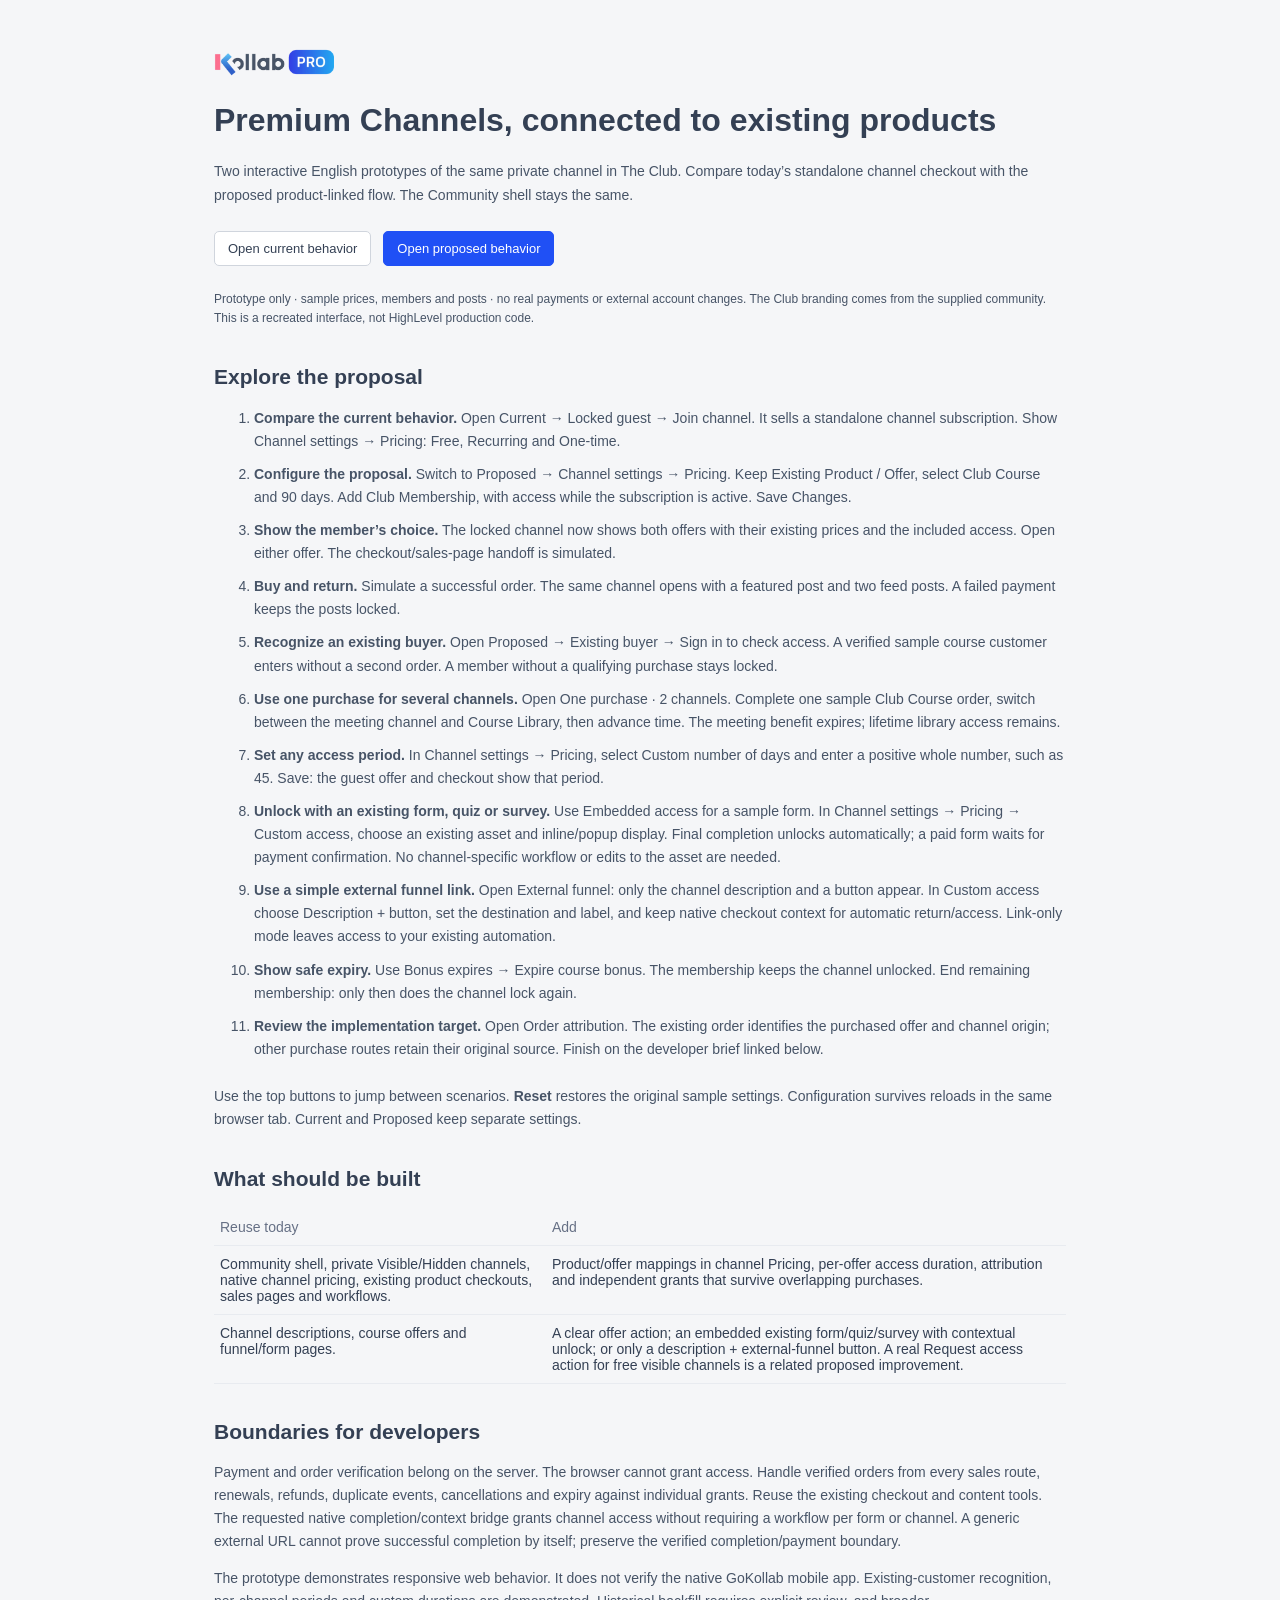
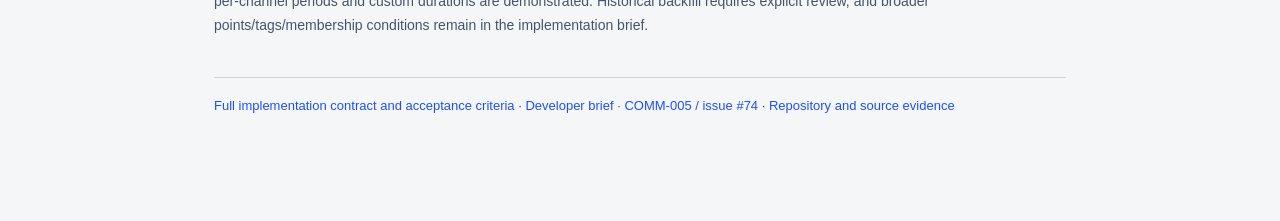
<file: index.html>
<!doctype html>
<html lang="en"><head><meta charset="utf-8"><meta name="viewport" content="width=device-width,initial-scale=1"><title>Premium Channels · Developer demo</title><link rel="stylesheet" href="channel-demo.css"><style>body{background:#f5f6f8}.guide{max-width:900px;margin:48px auto;padding:0 24px 60px}.guide h1{font-size:32px;font-weight:600;line-height:1.2}.guide h2{font-size:21px;margin-top:36px}.guide p,.guide li{line-height:1.65;color:#475467}.guide li{padding-bottom:10px}.guide .choices{display:flex;gap:12px;flex-wrap:wrap;margin:24px 0}.guide table{font-size:14px}.guide footer{margin-top:40px;border-top:1px solid #d0d5dd;padding-top:20px;font-size:13px}</style></head><body><main class="guide"><img src="assets/kollab-pro-logo.webp" width="120" alt="Kollab PRO"><h1>Premium Channels, connected to existing products</h1><p>Two interactive English prototypes of the same private channel in The Club. Compare today’s standalone channel checkout with the proposed product-linked flow. The Community shell stays the same.</p><div class="choices"><a class="secondary" href="COMM-005-current-behavior.html?scenario=locked">Open current behavior</a><a class="primary" href="COMM-005-proposed-product-link.html?scenario=locked">Open proposed behavior</a></div><p class="hint">Prototype only · sample prices, members and posts · no real payments or external account changes. The Club branding comes from the supplied community. This is a recreated interface, not HighLevel production code.</p><h2>Explore the proposal</h2><ol><li><strong>Compare the current behavior.</strong> Open Current → Locked guest → Join channel. It sells a standalone channel subscription. Show Channel settings → Pricing: Free, Recurring and One-time.</li><li><strong>Configure the proposal.</strong> Switch to Proposed → Channel settings → Pricing. Keep Existing Product / Offer, select Club Course and 90 days. Add Club Membership, with access while the subscription is active. Save Changes.</li><li><strong>Show the member’s choice.</strong> The locked channel now shows both offers with their existing prices and the included access. Open either offer. The checkout/sales-page handoff is simulated.</li><li><strong>Buy and return.</strong> Simulate a successful order. The same channel opens with a featured post and two feed posts. A failed payment keeps the posts locked.</li><li><strong>Recognize an existing buyer.</strong> Open Proposed → Existing buyer → Sign in to check access. A verified sample course customer enters without a second order. A member without a qualifying purchase stays locked.</li><li><strong>Use one purchase for several channels.</strong> Open One purchase · 2 channels. Complete one sample Club Course order, switch between the meeting channel and Course Library, then advance time. The meeting benefit expires; lifetime library access remains.</li><li><strong>Set any access period.</strong> In Channel settings → Pricing, select Custom number of days and enter a positive whole number, such as 45. Save: the guest offer and checkout show that period.</li><li><strong>Unlock with an existing form, quiz or survey.</strong> Use Embedded access for a sample form. In Channel settings → Pricing → Custom access, choose an existing asset and inline/popup display. Final completion unlocks automatically; a paid form waits for payment confirmation. No channel-specific workflow or edits to the asset are needed.</li><li><strong>Use a simple external funnel link.</strong> Open External funnel: only the channel description and a button appear. In Custom access choose Description + button, set the destination and label, and keep native checkout context for automatic return/access. Link-only mode leaves access to your existing automation.</li><li><strong>Show safe expiry.</strong> Use Bonus expires → Expire course bonus. The membership keeps the channel unlocked. End remaining membership: only then does the channel lock again.</li><li><strong>Review the implementation target.</strong> Open Order attribution. The existing order identifies the purchased offer and channel origin; other purchase routes retain their original source. Finish on the developer brief linked below.</li></ol><p>Use the top buttons to jump between scenarios. <strong>Reset</strong> restores the original sample settings. Configuration survives reloads in the same browser tab. Current and Proposed keep separate settings.</p><h2>What should be built</h2><table class="summary-table"><thead><tr><th>Reuse today</th><th>Add</th></tr></thead><tbody><tr><td>Community shell, private Visible/Hidden channels, native channel pricing, existing product checkouts, sales pages and workflows.</td><td>Product/offer mappings in channel Pricing, per-offer access duration, attribution and independent grants that survive overlapping purchases.</td></tr><tr><td>Channel descriptions, course offers and funnel/form pages.</td><td>A clear offer action; an embedded existing form/quiz/survey with contextual unlock; or only a description + external-funnel button. A real Request access action for free visible channels is a related proposed improvement.</td></tr></tbody></table><h2>Boundaries for developers</h2><p>Payment and order verification belong on the server. The browser cannot grant access. Handle verified orders from every sales route, renewals, refunds, duplicate events, cancellations and expiry against individual grants. Reuse the existing checkout and content tools. The requested native completion/context bridge grants channel access without requiring a workflow per form or channel. A generic external URL cannot prove successful completion by itself; preserve the verified completion/payment boundary.</p><p>The prototype demonstrates responsive web behavior. It does not verify the native GoKollab mobile app. Existing-customer recognition, per-channel periods and custom durations are demonstrated. Historical backfill requires explicit review, and broader points/tags/membership conditions remain in the implementation brief.</p><footer><a href="https://github.com/IvoDimitrovPro/highlevel-product-feedback/blob/main/mockups/developer-notes.md">Full implementation contract and acceptance criteria</a> · <a href="https://github.com/IvoDimitrovPro/highlevel-product-feedback/issues/74">Developer brief · COMM-005 / issue #74</a> · <a href="https://github.com/IvoDimitrovPro/highlevel-product-feedback">Repository and source evidence</a></footer></main></body></html>
</file>
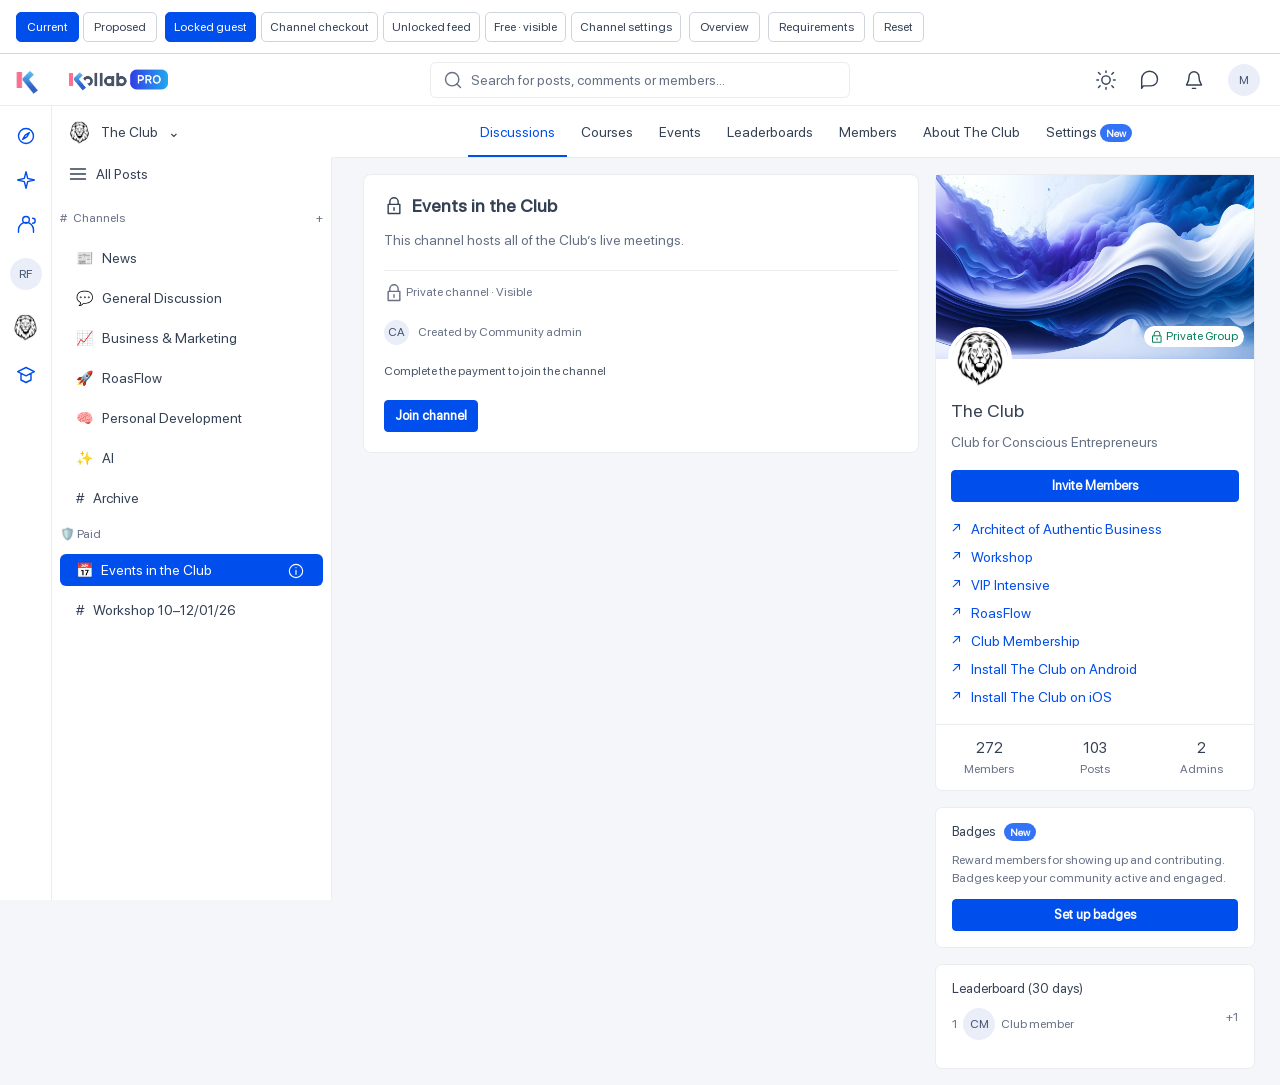
<file: COMM-005-current-behavior.html>
<!doctype html>
<html lang="en"><head><meta charset="utf-8"><meta name="viewport" content="width=device-width,initial-scale=1"><title>Current behavior | The Club · GoKollab demo</title><link rel="stylesheet" href="channel-demo.css?v=20261030-native"><link rel="stylesheet" href="native-channel-ui.css?v=20261030-native"></head>
<body data-variant="current"><div id="root"></div><noscript>This interactive prototype requires JavaScript.</noscript><script src="channel-demo.js?v=20261030-native"></script></body></html>
</file>
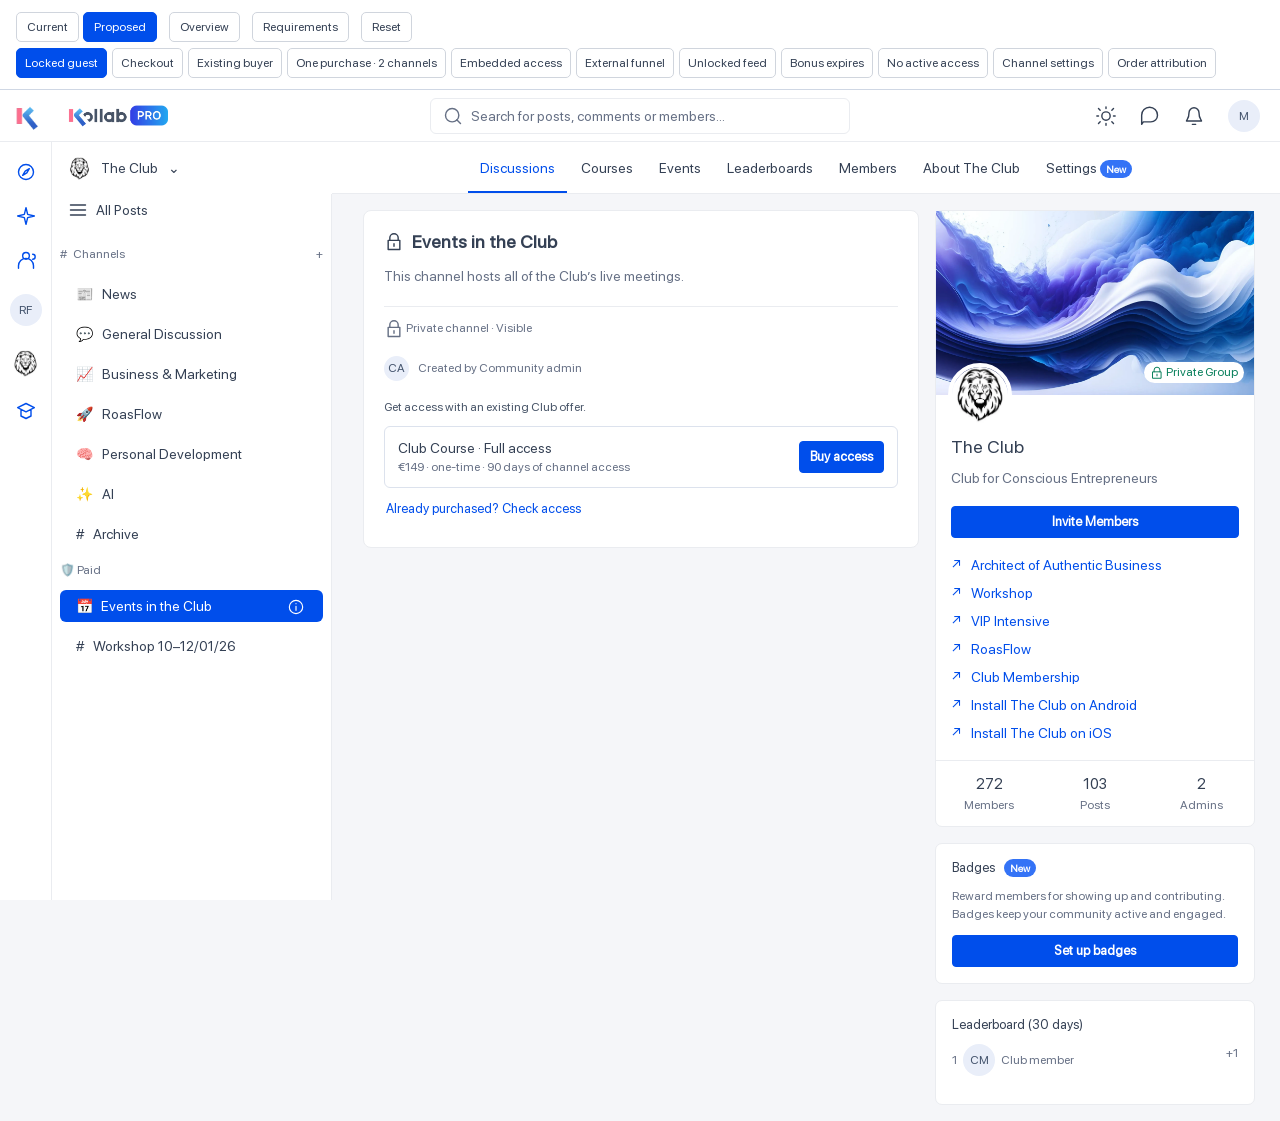
<file: COMM-005-premium-channel-entitlements.html>
<!doctype html>
<html lang="en"><head><meta charset="utf-8"><meta http-equiv="refresh" content="0; url=COMM-005-proposed-product-link.html"><meta name="viewport" content="width=device-width,initial-scale=1"><title>Proposed product-linked access | GoKollab</title><script>location.replace('COMM-005-proposed-product-link.html')</script></head><body><p>The prototype moved: <a href="COMM-005-proposed-product-link.html">Open the proposed product-linked access demo</a>.</p></body></html>
</file>
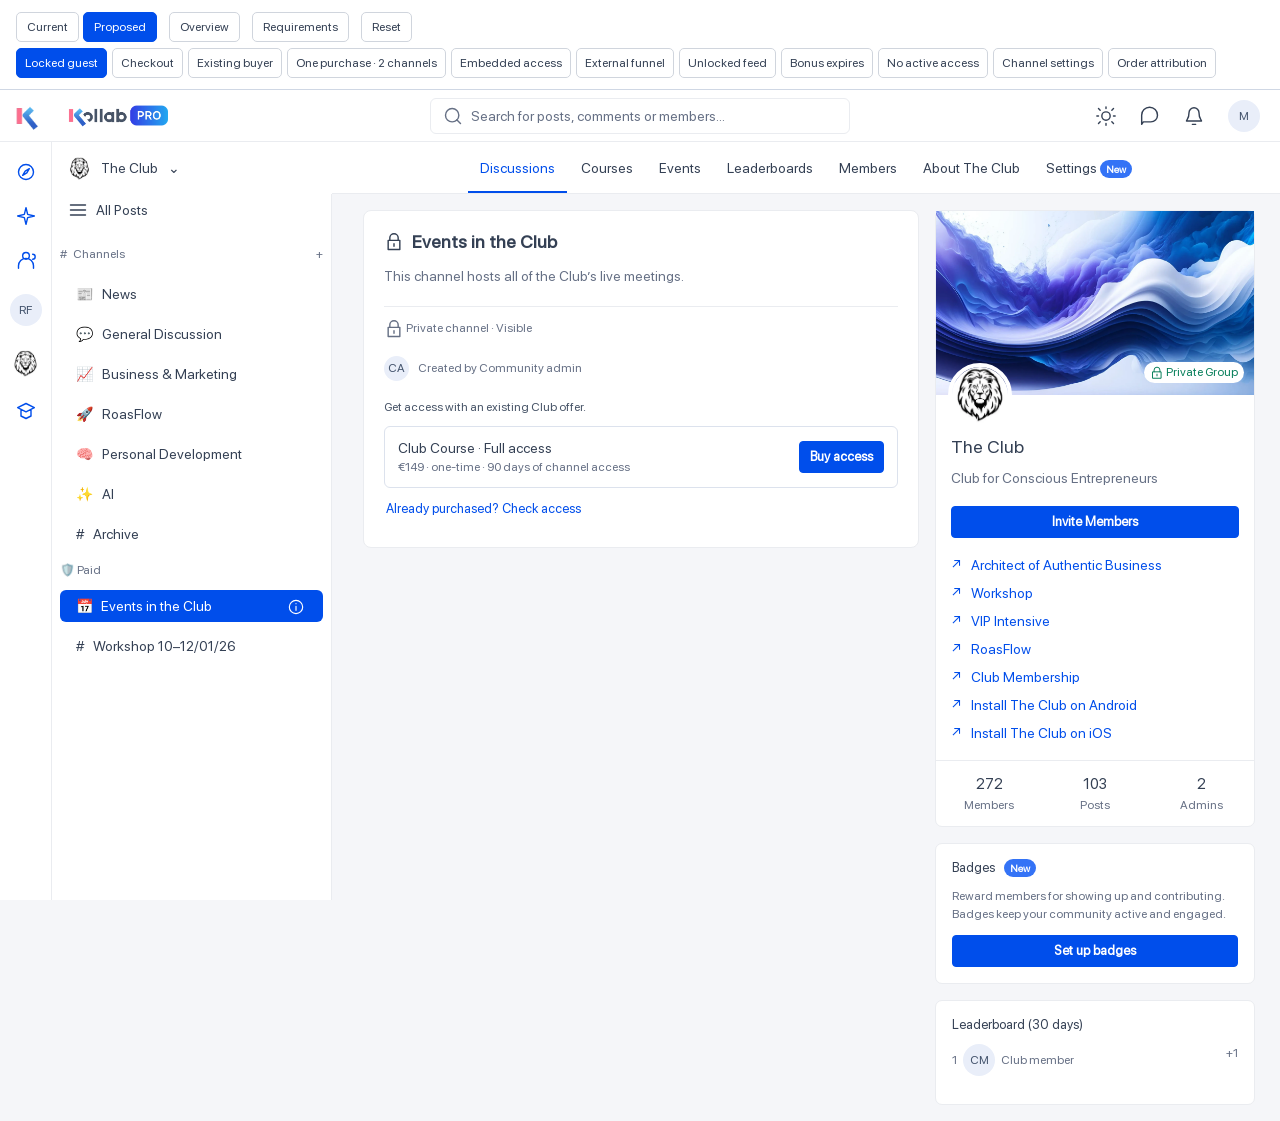
<file: COMM-005-proposed-product-link.html>
<!doctype html>
<html lang="en"><head><meta charset="utf-8"><meta name="viewport" content="width=device-width,initial-scale=1"><title>Proposed product-linked access | The Club · GoKollab demo</title><link rel="stylesheet" href="channel-demo.css?v=20261030-native"><link rel="stylesheet" href="native-channel-ui.css?v=20261030-native"></head>
<body data-variant="proposed"><div id="root"></div><noscript>This interactive prototype requires JavaScript.</noscript><script src="channel-demo.js?v=20261030-native"></script></body></html>
</file>
<file: channel-demo.css>
:root{font:14px 'Segoe UI',Inter,Arial,sans-serif;color:#344054;background:#f5f6f8;--blue:#2050f5;--line:#e8ebf0;--muted:#667085;--bar:54px;--header:56px;--left:326px}*{box-sizing:border-box}body{margin:0}button,input,select,textarea{font:inherit}button,a,input,select,textarea{touch-action:manipulation}button{cursor:pointer}button:disabled{cursor:default;opacity:.55}a{color:var(--blue);text-decoration:none}a:hover{text-decoration:underline}button:focus-visible,a:focus-visible,input:focus-visible,select:focus-visible,textarea:focus-visible{outline:3px solid #92b4ff;outline-offset:3px}button:hover{filter:brightness(.97)}.demo-bar{position:fixed;inset:0 0 auto;z-index:100;background:#fff;border-bottom:1px solid #cfd7e4;min-height:var(--bar);display:flex;align-items:center;gap:14px;padding:8px 16px}.versions{display:flex;gap:4px;white-space:nowrap}.versions a,.scenarios button,.utility{font-size:12px;border:1px solid #d0d5dd;border-radius:5px;padding:7px 10px;background:white;color:#344054;white-space:nowrap}.versions .active,.scenarios [aria-pressed=true]{color:#fff;background:var(--blue);border-color:var(--blue)}.scenarios{display:flex;gap:5px;overflow:auto}.demo-safe{font-size:11px;color:var(--muted);margin-left:auto;white-space:nowrap}.topbar{position:fixed;top:var(--bar);left:0;right:0;height:var(--header);background:white;border-bottom:1px solid var(--line);display:flex;align-items:center;padding:0 18px;z-index:10}.brand{width:calc(var(--left) - 18px);display:flex;align-items:center;gap:23px}.brand img{width:108px}.brand-mark{color:var(--blue);font-size:24px;font-weight:700}.search{width:510px;margin:auto;height:38px;border:1px solid var(--line);border-radius:6px;display:flex;align-items:center;padding:0 12px;gap:8px;color:var(--muted);font-size:13px}.top-actions{display:flex;gap:22px;align-items:center;margin-left:auto;padding-left:24px}.icon{width:20px;height:20px;vertical-align:middle;fill:none;stroke:currentColor;stroke-width:1.7;stroke-linecap:round;stroke-linejoin:round;flex-shrink:0}.avatar{width:32px;height:32px;display:inline-grid;place-items:center;border-radius:50%;background:#e9eef9;color:#44546d;flex-shrink:0;font-size:12px}.rail{position:fixed;left:0;top:calc(var(--bar) + var(--header));bottom:0;width:52px;background:white;border-right:1px solid var(--line);display:flex;align-items:center;flex-direction:column;gap:25px;padding-top:20px;color:var(--blue)}.rail img{width:27px;height:27px;border-radius:50%}.group{position:fixed;top:calc(var(--bar) + var(--header));left:52px;width:274px;height:56px;display:flex;align-items:center;gap:10px;background:white;padding:0 16px}.group img{width:23px;height:23px;border-radius:50%}.sidebar{position:fixed;left:52px;top:calc(var(--bar) + var(--header) + 56px);bottom:0;width:274px;padding:0 9px;background:white;border-right:1px solid var(--line);overflow:auto}.all-posts,.channel{display:flex;align-items:center;gap:8px;min-height:38px;padding:8px 12px;font-size:13px;border-radius:6px}.all-posts{margin-bottom:23px}.section-label{display:flex;align-items:center;justify-content:space-between;margin:13px 5px;color:var(--muted);font-size:12px}.channel.selected{background:var(--blue);color:white}.channel .icon{width:17px;height:17px}.channel-menu{margin-left:auto;border:0;background:transparent;color:inherit;padding:0;width:22px;height:24px}.page{margin-left:var(--left);padding-top:calc(var(--bar) + var(--header));min-height:100vh}.tabs{height:54px;background:white;display:flex;justify-content:center;gap:2px;border-bottom:1px solid var(--line)}.tabs span{padding:17px 13px;white-space:nowrap;font-size:13px}.tabs .on{color:var(--blue);border-bottom:2px solid var(--blue)}.new{font-size:10px;color:#fff;background:#3473f6;border-radius:12px;padding:3px 6px}.workspace{max-width:1040px;display:grid;grid-template-columns:minmax(0,700px) 318px;gap:16px;margin:16px auto;padding:0 4px;align-items:start}.panel,.guest,.composer,.featured,.feed-post{background:white;border:1px solid var(--line);border-radius:7px}.guest{padding:20px}.guest-title{font-size:18px;font-weight:600;display:flex;align-items:center;gap:8px;margin:0 0 14px}.description{color:var(--muted);line-height:1.55;font-size:14px;margin-bottom:18px}.guest-meta{font-size:12px;color:var(--muted);padding:12px 0;border-top:1px solid var(--line)}.admin-line{display:flex;align-items:center;gap:9px;font-size:12px;color:var(--muted);margin:5px 0 18px}.admin-line .avatar{width:25px;height:25px}.primary,.secondary,.link-button,.danger{border-radius:5px;padding:9px 13px;font-size:13px;font-weight:500;display:inline-flex;align-items:center;justify-content:center;gap:6px}.primary{color:white;background:var(--blue);border:1px solid var(--blue)}.secondary{background:white;border:1px solid #d0d5dd;color:#344054}.link-button{color:var(--blue);border:0;background:transparent;padding:2px}.danger{color:#b42318;background:white;border:1px solid #fda29b}.offer-row{border:1px solid #dce2ed;border-radius:6px;padding:13px;margin:10px 0;display:flex;align-items:center;gap:12px}.offer-row .offer-info{flex:1}.offer-row strong{display:block;font-size:14px;font-weight:500}.offer-row small{display:block;margin-top:4px;color:var(--muted);font-size:12px}.cover{position:relative;height:184px;background:url('assets/club-cover.webp') center/cover}.private-pill{position:absolute;right:10px;bottom:12px;color:#087f5b;background:white;border-radius:15px;padding:4px 7px;font-size:11px}.community-logo{width:64px;height:64px;border:4px solid #fff;border-radius:50%;margin:-32px 0 0 12px;position:relative;background:#fff}.community-body{padding:0 15px}.community-body h2{font-size:18px;margin:4px 0 8px;font-weight:500}.community-body p{font-size:13px;color:var(--muted);margin:0 0 18px}.community-body .primary{width:100%}.community-links{display:grid;gap:10px;font-size:12px;color:var(--blue);padding:18px 0}.stats{border-top:1px solid var(--line);display:grid;grid-template-columns:repeat(3,1fr);text-align:center;padding:14px 0}.stats strong{font-size:15px;font-weight:500;display:block}.stats small{font-size:12px;color:var(--muted);display:block;margin-top:5px}.widget{padding:16px;margin-top:16px;font-size:13px}.widget p{color:var(--muted);font-size:12px;line-height:1.5}.widget .primary{width:100%}.composer{display:flex;align-items:center;gap:12px;padding:12px 15px;margin-bottom:32px}.composer span:nth-child(2){flex:1;color:var(--muted)}.featured{padding:16px}.featured h2{font-size:23px;font-weight:400;margin:0 0 20px}.featured-card{max-width:394px;border:1px solid var(--line);border-radius:5px;padding:16px}.person{display:flex;gap:10px;align-items:center;font-size:13px}.person small{display:block;color:var(--muted);font-size:12px;margin-top:5px}.person time{margin-left:auto;font-size:11px;color:var(--muted)}.post-title{font-size:20px;font-weight:400;line-height:1.3;margin:22px 0 10px}.post-copy{line-height:1.6;font-size:14px;color:#475467}.schedule{margin-top:20px;background:#f2f5fc;border:1px solid #e1e7f4;border-radius:5px;padding:28px 20px;min-height:180px}.schedule h3{font-size:23px;font-weight:500;margin:0 0 15px}.post-actions{border-top:1px solid var(--line);display:flex;justify-content:space-around;margin-top:16px;padding-top:12px;font-size:12px;color:var(--muted)}.sort{display:flex;justify-content:flex-end;margin:32px 0 16px}.sort span{background:white;border:1px solid var(--line);border-radius:18px;padding:7px 17px;font-size:12px}.feed-post{padding:16px;margin-bottom:16px}.replay{height:270px;background:#746047;display:grid;place-items:center;border:5px solid #171717;border-radius:7px;color:white;margin-top:14px}.replay .play{border-radius:50%;background:#fff;color:#344054;padding:16px;display:flex}.status-banner{padding:13px 16px;border:1px solid #a9d8c4;background:#f1faf5;border-radius:6px;margin-bottom:16px;font-size:13px;line-height:1.5}.status-banner.warning{background:#fff8eb;border-color:#ebcf91}.status-banner strong{display:block}.status-banner .actions{margin-top:9px}.overlay{position:fixed;inset:var(--bar) 0 0;background:#101828a8;display:flex;align-items:center;justify-content:center;padding:20px;z-index:50}.modal{width:min(480px,100%);max-height:calc(100dvh - var(--bar) - 40px);overflow:auto;background:white;border-radius:8px;padding:20px 16px;box-shadow:0 16px 45px #10182833}.modal.wide{width:min(620px,100%)}.modal-header{display:flex;gap:10px;align-items:flex-start;margin-bottom:18px}.modal-header h2{font-size:16px;font-weight:500;margin:0 0 4px}.modal-header p{font-size:12px;color:var(--muted);margin:0}.close{margin-left:auto;border:0;background:transparent;color:#475467;font-size:23px;line-height:1;padding:0 4px}.settings-tabs{display:flex;border-bottom:1px solid var(--line);gap:18px;margin-bottom:20px}.settings-tabs button{padding:9px 4px;background:transparent;border:0;color:var(--muted);font-size:13px}.settings-tabs .on{color:var(--blue);border-bottom:2px solid var(--blue)}.detail-head{display:flex;justify-content:space-between;align-items:center;margin:16px 0}.detail{margin-bottom:20px}.detail label,.field>label{display:block;font-size:13px;color:#475467;margin-bottom:8px}.detail p{font-size:13px;line-height:1.5;margin:0}.divider{border:0;border-top:1px solid var(--line);margin:22px 0}.field{margin:15px 0}.field input:not([type=checkbox]):not([type=radio]),.field select,.field textarea{width:100%;padding:9px 11px;border:1px solid #d0d5dd;border-radius:5px;background:white;color:#344054;font-size:13px}.field textarea{min-height:90px;resize:vertical}.hint{font-size:12px;color:var(--muted);line-height:1.5;margin:8px 0}.footer{display:flex;gap:8px;justify-content:flex-end;border-top:1px solid var(--line);padding-top:14px;margin-top:22px}.radio-row{display:flex;gap:18px;flex-wrap:wrap;font-size:13px;margin:15px 0}.radio-row label{display:flex;gap:6px;align-items:center}.mapping{padding:12px;border:1px solid #dce2ed;border-radius:6px;margin:12px 0}.mapping-head{display:flex;justify-content:space-between;align-items:center;font-size:13px}.mapping .field{margin:10px 0}.split{display:grid;grid-template-columns:1fr 100px;gap:10px}.error{color:#b42318;font-size:13px}.summary-table{width:100%;border-collapse:collapse;font-size:12px}.summary-table td,.summary-table th{text-align:left;padding:10px 6px;border-bottom:1px solid var(--line);vertical-align:top}.summary-table th{font-weight:500;color:var(--muted)}.toast{position:fixed;bottom:22px;left:50%;transform:translateX(-50%);background:#243449;color:white;padding:12px 18px;border-radius:6px;z-index:120;font-size:13px;box-shadow:0 5px 20px #10182833}.mobile-menu{display:none}.muted{color:var(--muted)}[hidden]{display:none!important}::selection{background:#dbe6ff;color:#153b96}
@media(max-width:1400px){.workspace{margin:16px 20px}.demo-safe{display:none}.demo-bar{gap:8px}.scenarios button{padding:7px 8px}.brand{width:260px}.search{width:410px}}
@media(max-width:1120px){:root{--left:280px}.sidebar,.group{width:228px}.workspace{grid-template-columns:minmax(0,1fr);max-width:700px}.right-column{display:none}.top-actions{gap:12px}.tabs span{padding:17px 8px}.brand{width:235px}.search{width:360px}.demo-bar{flex-wrap:wrap;align-content:center;gap:6px;--bar:90px}body{--bar:90px}.scenarios{order:3;flex-basis:100%}.demo-bar .utility{margin-left:auto}}
@media(max-width:700px){body{--left:0px;--header:52px}.rail,.group,.sidebar{display:none}.sidebar.mobile-open{display:block;top:calc(var(--bar) + var(--header));left:0;width:270px;z-index:30;box-shadow:8px 10px 30px #10182826;padding-top:15px}.brand{width:auto;gap:10px}.brand-mark{display:none}.brand img{width:90px}.topbar{padding:0 12px;gap:10px}.mobile-menu{display:inline-flex;background:white;border:0;padding:6px}.search{width:auto;flex:1;font-size:11px;overflow:hidden;white-space:nowrap}.top-actions{padding:0;gap:8px}.top-actions>.icon{display:none}.tabs{justify-content:flex-start;overflow:auto}.tabs span{padding:17px 11px}.workspace{margin:12px 10px;padding:0}.demo-bar{padding:7px 10px}.demo-bar .utility{font-size:11px;padding:7px}.versions a{font-size:11px;padding:7px 9px}.composer{font-size:12px;margin-bottom:16px;padding:10px;gap:7px}.composer .primary{font-size:11px;padding:8px}.featured h2{font-size:20px}.post-title{font-size:18px}.offer-row{flex-wrap:wrap}.offer-row .primary{margin-left:0}.offer-info{min-width:150px}.modal{padding:17px 14px}.overlay{padding:12px}.modal.wide{max-width:100%}.summary-table{font-size:11px}.scenario-extra{display:none}}

body[data-variant="proposed"]{--bar:90px}body[data-variant="proposed"] .demo-bar{flex-wrap:wrap;align-content:center;gap:6px 12px}body[data-variant="proposed"] .scenarios{order:3;flex-basis:100%}.bundle-library{width:100%;border:0;background:white;text-align:left}.bundle-library.selected{background:var(--blue);color:white}.bundle-summary{margin-bottom:16px}.bundle-summary .actions{margin-top:14px}.bundle-summary .summary-table td{vertical-align:middle}

.footer{flex-wrap:wrap}

.embedded-asset{border-top:1px solid var(--line);margin-top:16px;padding-top:4px}.embedded-asset .post-title{font-size:18px}.embedded-asset .footer{justify-content:flex-start}.guest>.primary{margin-top:12px}.modal .embedded-asset{margin-top:0;border-top:0}

.guest .hint,.modal .hint{overflow-wrap:anywhere}

.external-handoff{background:#f5f6f8;align-items:flex-start;padding-top:35px}.external-handoff .modal{width:min(900px,100%);border:1px solid var(--line);box-shadow:none}.external-handoff .modal-header h2{font-size:22px}.external-handoff .description{margin-top:24px}
</file>
<file: native-channel-ui.css>
/* GoKollab component measurements captured from the live channel on 2026-10-30. */
@font-face{font-family:'SF Pro Display';src:url('assets/gokollab-sf-pro-display.woff2') format('woff2');font-display:swap}
:root{font-family:'SF Pro Display',Inter,sans-serif;--blue:#004eeb;--line:#eaecf0;--muted:#667085;--header:52px;--left:331px;color:#344054;background:#f5f6f9}
body,button,input,select,textarea{font-family:'SF Pro Display',Inter,sans-serif}button,input,select,textarea{letter-spacing:normal}.topbar{padding:0 20px 0 10px}.brand{position:relative;width:168px;gap:16px}.brand-mark{display:none}.brand img{width:100px;height:28px;object-fit:contain;margin-left:58px}.brand:before{content:'';position:absolute;left:0;width:32px;height:32px;background:url('assets/gokollab-mark.webp') center/contain no-repeat}.search{position:absolute;left:calc(50% - 229.625px);width:511.25px;height:36px;font-size:14px}.top-actions{gap:24px}.rail{width:52px;padding-top:20px;gap:24px}.group{width:279px;height:52px;padding:0 16px;font-size:14px}.sidebar{width:279px;top:calc(var(--bar) + 104px);padding:0 8px}.all-posts{height:32px;min-height:32px;padding:6px 8px;margin:0 0 16px;font-size:14px;line-height:20px}.section-label{height:24px;margin:0 0 12px;font-size:12px;padding:0 0;line-height:17px}.channel{height:32px;min-height:32px;padding:6px 16px;font-size:14px;line-height:20px;margin-bottom:8px}.channel.selected{font-weight:500}.channel+.section-label{margin-top:0;height:24px;margin-bottom:8px}.channel-menu{height:20px}.channel .icon{height:16px;width:16px}.page{background:#f5f6f9}.tabs{height:52px}.tabs span{font-size:14px;line-height:20px;padding:16px 12px}.workspace{max-width:1048px;grid-template-columns:minmax(0,700px) 318px;padding:0;margin:16px auto;gap:16px}.primary{background:#004eeb;border-color:#004eeb;border-radius:4px;min-height:32px;padding:6px 10px;font-size:13px;line-height:18px;font-weight:600}.secondary,.danger{border-radius:4px;min-height:32px;padding:6px 10px;font-size:13px;line-height:18px}.secondary{color:#004eeb;border-color:#84adff}.primary:hover{background:#0040c1}.guest{border-radius:8px}.description{font-size:14px}.composer{height:66px;padding:12px 16px}.composer .primary{height:40px;padding:10px 14px;font-size:14px}.composer span:nth-child(2){font-size:16px}.featured{padding:16px;border-radius:8px}.featured h2{font-size:24px;line-height:32px}.featured-card{max-width:394px;padding:16px}.post-title{font-size:20px;line-height:28px}.person{font-size:14px}.post-copy{font-size:16px;line-height:24px}.cover{height:184px}.community-body h2{font-size:18px;line-height:26px}.community-body p{font-size:14px;line-height:20px}.community-logo{width:64px;height:64px}.community-links{font-size:14px;line-height:18px;gap:10px}.private-pill .icon{width:14px;height:14px}.private-pill{padding:3px 6px;font-size:12px}.overlay{background:rgb(16 24 40 / 70%);padding:16px}.modal{position:relative;width:min(480px,100%);padding:0;border-radius:8px;box-shadow:0 20px 24px -4px rgb(16 24 40 / 7.8%);font-size:14px;line-height:22.4px;max-height:calc(100dvh - var(--bar) - 32px);scrollbar-width:thin;scrollbar-color:#d0d5dd transparent}.modal.wide{width:min(640px,100%)}.modal-header{position:relative;padding:16px 42px 0 16px;min-height:53px;gap:12px;margin:0;align-items:center}.modal-header h2{font-size:15px;line-height:20px;font-weight:600;color:#101828;margin:0}.modal-header p{font-size:12px;line-height:17px;color:#475467;margin:0}.modal-header .header-icon{width:28px;min-width:28px;height:32px;display:grid;place-items:center;position:relative;font-size:22px}.modal-header .header-icon>.icon{position:absolute;width:12px;height:12px;right:-2px;bottom:0;background:white;border-radius:50%;padding:1px;color:#667085}.modal-header .back-button{width:20px;height:25px;min-width:20px;border:0;background:none;color:#344054;padding:0;display:flex;align-items:center}.modal-header .back-button .icon{width:20px;height:20px}.close{position:absolute;right:16px;top:16px;width:20px;height:20px;padding:0;background:none;display:grid;place-items:center;color:#344054}.close .icon{width:16px;height:16px}.modal-body{padding:0 16px 16px;margin-top:16px}.modal-body>.description{margin-top:0}.settings-tabs{height:25px;gap:16px;margin:0 0 16px;padding:0 4px;border-bottom:1px solid #eaecf0}.settings-tabs button{padding:0 4px 8px;font-size:13px;line-height:18px;color:#475467;font-weight:400}.settings-tabs .on{color:#004eeb;font-weight:500;border-bottom:0}.native-settings .modal-body{min-height:518px;display:flex;flex-direction:column}.native-settings .settings-content{display:flex;flex-direction:column;flex:1;min-height:461px}.native-settings .detail{margin-bottom:20px}.native-settings .detail label{font-size:13px;line-height:18px;color:#475467;margin:0 0 4px}.native-settings .detail p{font-size:14px;line-height:20px}.native-settings .detail-head{margin:0 0 20px;font-size:14px;line-height:20px}.native-settings .detail-head .link-button{padding:0;font-size:12px;line-height:17px}.native-settings .divider{margin:0 0 20px}.native-settings .footer{margin-top:auto;padding-top:12px;min-height:45px}.native-settings .danger{font-weight:400}.native-section-title{font-size:14px;line-height:20px;margin:0 0 20px;display:flex;align-items:center;justify-content:space-between}.native-section-title .link-button{font-size:12px;padding:0}.native-manager{font-size:14px;line-height:20px;color:#004eeb}.native-settings .field{margin:0 0 20px}.field>label{font-size:13px;font-weight:400;line-height:18px;color:#344054;margin-bottom:6px}.field input:not([type=checkbox]):not([type=radio]),.field select,.field textarea{font-size:14px;line-height:20px;border:1px solid #eaecf0;border-radius:6px;padding:9px 12px;min-height:40px;color:#1d2939;background:white}.field select{appearance:none;background-image:url("data:image/svg+xml,%3Csvg xmlns='http://www.w3.org/2000/svg' width='16' height='16' fill='none' stroke='%23667085' stroke-width='1.5'%3E%3Cpath d='m4 6 4 4 4-4'/%3E%3C/svg%3E");background-repeat:no-repeat;background-position:right 12px center;padding-right:34px}.field input:focus,.field select:focus,.field textarea:focus{border-color:#84adff;outline:2px solid #eff4ff}.hint{font-size:12px;line-height:17px;color:#475467}.modal .footer{background:white}.mode-cards{display:grid;grid-template-columns:repeat(3,minmax(0,1fr));gap:8px;margin-bottom:20px}.mode-card{position:relative;min-height:42px;display:flex;align-items:center;gap:8px;padding:8px;border:1px solid #eaecf0;border-radius:8px;cursor:pointer;font-size:12px;line-height:17px;color:#475467}.mode-card input{position:absolute;opacity:0;width:1px;height:1px}.mode-card:has(input:checked){border-color:#004eeb;background:#e7efff;color:#004eeb}.mode-card:has(input:focus-visible){outline:2px solid #84adff;outline-offset:2px}.mode-icon{width:24px;height:24px;flex-shrink:0;display:grid;place-items:center;border-radius:50%;background:#eff4ff;color:#667085}.mode-icon .icon{width:16px;height:16px}.mode-card:has(input:checked) .mode-icon{color:#004eeb}.mode-card.proposed-mode{grid-column:span 3;min-height:40px}.native-switch{display:inline-flex;align-items:center;gap:4px;cursor:pointer;position:relative;font-size:13px;line-height:18px;color:#101828}.native-switch input{position:absolute;opacity:0;width:1px;height:1px}.switch-track{width:28px;height:16px;border-radius:12px;background:#eaecf0;position:relative;flex-shrink:0}.switch-track:after{content:'';position:absolute;width:12px;height:12px;left:2px;top:2px;background:white;border-radius:50%;box-shadow:0 1px 2px #1018280f}.native-switch input:checked+.switch-track{background:#004eeb}.native-switch input:checked+.switch-track:after{left:14px}.native-switch input:focus-visible+.switch-track{outline:2px solid #84adff;outline-offset:2px}.native-switch.large{gap:12px;font-size:12px;color:#475467}.native-switch.large .switch-track{width:36px;height:20px}.native-switch.large .switch-track:after{width:16px;height:16px}.native-switch.large input:checked+.switch-track:after{left:18px}.test-mode-row{display:flex;align-items:center;gap:8px;font-size:12px;line-height:17px;margin-bottom:20px}.billing-label{margin:0 0 12px;font-size:12px;line-height:17px;color:#475467}.billing-row{display:grid;grid-template-columns:40% 60%;gap:0;align-items:center;margin:0 0 12px}.billing-price{position:relative}.billing-price span{position:absolute;left:12px;top:9px;color:#667085;font-size:14px}.billing-price input{width:100%;height:40px;border:1px solid #eaecf0;border-radius:6px;padding:9px 12px 9px 24px;color:#1d2939;font-size:14px}.native-pricing .footer{margin-top:auto}.native-pricing .mode-description{font-size:12px;line-height:17px;color:#475467}.native-edit .modal-header{gap:12px}.native-edit .modal-body{padding:0 24px 16px}.native-edit-form{display:flex;flex-direction:column;gap:12px}.native-edit .edit-field{display:flex;flex-direction:column;gap:4px;position:relative}.native-edit .edit-field>label{font-size:13px;font-weight:500;line-height:18px;color:#344054}.native-edit .required{color:#d92d20}.native-edit .help{font-size:12px;line-height:17px;color:#475467;margin:0}.native-edit input[type=text],.native-edit .icon-trigger{height:32px;min-height:32px;width:100%;border:1px solid #eaecf0;border-radius:4px;background:white;padding:0 8px;font-size:14px;line-height:30px;color:#1d2939}.native-edit .icon-trigger{display:flex;align-items:center;gap:4px;text-align:left;color:#475467}.native-edit .icon-trigger>span:first-child{font-size:16px;width:22px;line-height:20px}.native-edit .description-input{position:relative;border:1px solid #eaecf0;border-radius:4px;overflow:hidden;height:125.5625px;background:white}.native-edit textarea{display:block;width:100%;height:100%;padding:6px 8px 30px;border:0;background:none;font-size:14px;line-height:22.4px;color:#1d2939;resize:vertical;min-height:125.5625px}.native-edit .word-count{position:absolute;right:4px;bottom:4px;font-size:12px;line-height:17px;padding:2px 4px;color:#475467;pointer-events:none}.native-edit .visibility-cards{display:grid;grid-template-columns:1fr 1fr;gap:8px;margin-top:0}.visibility-card{min-height:91px;border:1px solid #eaecf0;border-radius:8px;padding:8px;position:relative;cursor:pointer;display:flex;flex-direction:column;gap:4px}.visibility-card:has(input:checked){border-color:#004eeb;background:#e7efff}.visibility-card input{position:absolute;opacity:0;width:1px;height:1px}.visibility-card .card-title{font-size:13px;line-height:18px;font-weight:500;color:#344054}.visibility-card .card-copy{font-size:12px;line-height:17px;color:#667085}.visibility-card:has(input:focus-visible){outline:2px solid #84adff;outline-offset:2px}.native-edit .footer{margin:16px 0 0;padding:0;border:0;min-height:32px}.native-edit .footer .primary{width:152px;height:32px}.native-edit .edit-field .native-switch{margin:0;height:18px}.native-edit .read-only .native-switch{height:17px;font-size:12px}.native-edit .read-only .help{min-height:34px}.icon-popover{position:absolute;left:0;top:58px;width:352px;max-width:100%;background:white;box-shadow:0 8px 24px #10182826;border:1px solid #eaecf0;border-radius:8px;padding:12px;z-index:4}.icon-search{width:100%;height:32px;border:1px solid #eaecf0;border-radius:4px;padding:0 8px;font-size:14px}.icon-categories{display:flex;gap:12px;color:#667085;margin:12px 0;border-bottom:1px solid #eaecf0;padding-bottom:8px}.icon-grid{display:grid;grid-template-columns:repeat(8,1fr);gap:3px}.icon-grid button{border:0;background:white;border-radius:4px;font-size:23px;height:34px}.icon-grid button:hover{background:#eff4ff}.member-toolbar{display:flex;align-items:center;gap:16px;margin-bottom:12px}.member-search{flex:1;position:relative}.member-search .icon{position:absolute;left:8px;top:8px;width:16px;height:16px;color:#667085}.member-search input{width:100%;height:32px;border:1px solid #eaecf0;border-radius:4px;padding:0 8px 0 30px;font-size:14px}.member-add{font-size:12px;padding:0;margin-bottom:12px;align-self:flex-start}.native-members-list{overflow:auto;max-height:320px}.native-members-list .admin-line{height:40px;margin:0;padding:4px 0;font-size:14px;gap:8px}.native-members-list .avatar{height:24px;width:24px;font-size:12px}.native-members-list .member-role{margin-left:auto;color:#667085;font-size:12px}.native-settings .mapping{padding:12px;border-radius:8px}.native-settings .mapping .field{margin:10px 0}.native-settings .footer,.modal-body>.footer{position:sticky;bottom:-16px;padding-bottom:0;background:white;z-index:2}.native-settings .native-pricing:has(.mapping) .footer,.native-settings .native-pricing:has(#customMethod) .footer{margin-top:20px;padding-bottom:0}.modal-body .embedded-asset{padding-top:0}.external-handoff{background:#f5f6f8}.external-handoff .modal-header h2{font-size:22px}.external-handoff .modal-body{padding:0 24px 24px}
@media(max-width:1400px){.workspace{margin:16px 20px}.search{left:calc(50% - 210px);width:420px}}
@media(max-width:1120px){:root{--left:280px}.sidebar,.group{width:228px}.workspace{max-width:700px;grid-template-columns:minmax(0,1fr)}.search{left:calc(50% - 160px);width:320px}.mode-card{font-size:12px}}
@media(max-width:700px){body{--left:0px}.topbar{padding:0 12px;gap:10px}.brand{width:90px}.brand:before{display:none}.brand img{margin:0;width:90px;height:auto}.search{position:static;left:auto;width:auto;flex:1;font-size:12px}.workspace{margin:12px 10px}.tabs span{padding:16px 11px}.sidebar.mobile-open{top:calc(var(--bar) + 52px)}.modal{max-height:calc(100dvh - var(--bar) - 24px)}.modal.wide{width:100%}.overlay{padding:12px}.native-edit .modal-body{padding-left:16px;padding-right:16px}.native-edit .visibility-card{min-height:108px}.native-edit .read-only .help{min-height:0}.mode-cards{grid-template-columns:repeat(3,minmax(0,1fr))}.mode-card{gap:4px;padding:6px;font-size:11px}.mode-icon{width:20px;height:20px}.mode-card.proposed-mode{font-size:12px}.member-toolbar{gap:10px}.native-switch.large{gap:6px}.native-settings .modal-body{min-height:480px}.native-settings .settings-content{min-height:423px}.community-links{font-size:13px}.composer span:nth-child(2){font-size:14px}}

.sidebar{border-right:0}

@media(min-width:1121px){:root{--left:332px}.sidebar,.group{width:280px}.sidebar{border-right:1px solid var(--line)}.workspace{max-width:1056px;padding:0 0 0 16px;grid-template-columns:minmax(0,704px) 320px;position:relative;left:-5px}}
.native-edit .visibility-cards{margin-top:0}.native-settings .settings-content{min-height:461px}.icon-popover{width:420px;left:6px;top:58px;padding:0;max-height:346px;overflow:hidden}.picker-tabs{display:flex;gap:24px;border-bottom:1px solid #eaecf0;padding:0 8px;height:42px}.picker-tabs button{padding:8px 0;background:white;border:0;color:#667085;font-size:13px}.picker-tabs .active{color:#004eeb;border-bottom:2px solid #004eeb}.picker-content{padding:10px 12px;max-height:302px;overflow:auto}.native-edit .icon-search{height:34px}.picker-categories{display:flex;justify-content:space-between;height:32px;margin:8px 0}.picker-categories .icon{height:18px;width:18px;color:#667085}.picker-category{font-size:12px;line-height:18px;color:#667085;margin:8px 0}.icon-grid{grid-template-columns:repeat(12,1fr);gap:0}.icon-grid button{height:30px;font-size:22px;line-height:28px;padding:0}.icon-grid button .icon{width:20px;height:20px}.icon-popover [hidden]{display:none!important}
@media(max-width:700px){.native-settings .settings-content{min-height:423px}.icon-popover{left:0;width:100%}.icon-grid{grid-template-columns:repeat(8,1fr)}}

.mode-cards{grid-template-columns:repeat(6,minmax(0,1fr))}.mode-card{grid-column:span 2}.mode-card.proposed-mode{grid-column:span 3}
@media(max-width:700px){.mode-cards{grid-template-columns:repeat(6,minmax(0,1fr))}.modal-body>.footer,.native-settings .footer,.native-edit .footer{bottom:0;padding:12px 0 16px;margin-bottom:-16px;min-height:60px;border-top:1px solid #eaecf0}}

.native-switch input{left:0;top:0;width:28px;height:18px;z-index:1;margin:0;cursor:pointer}.native-switch.large input{width:36px;height:20px}.switch-track{pointer-events:none}.modal-body>.footer{bottom:0}.native-settings .footer{bottom:0;padding-bottom:16px;margin-bottom:-16px;background:white;box-shadow:0 -4px 0 white}

button:hover{filter:none}
</file>
